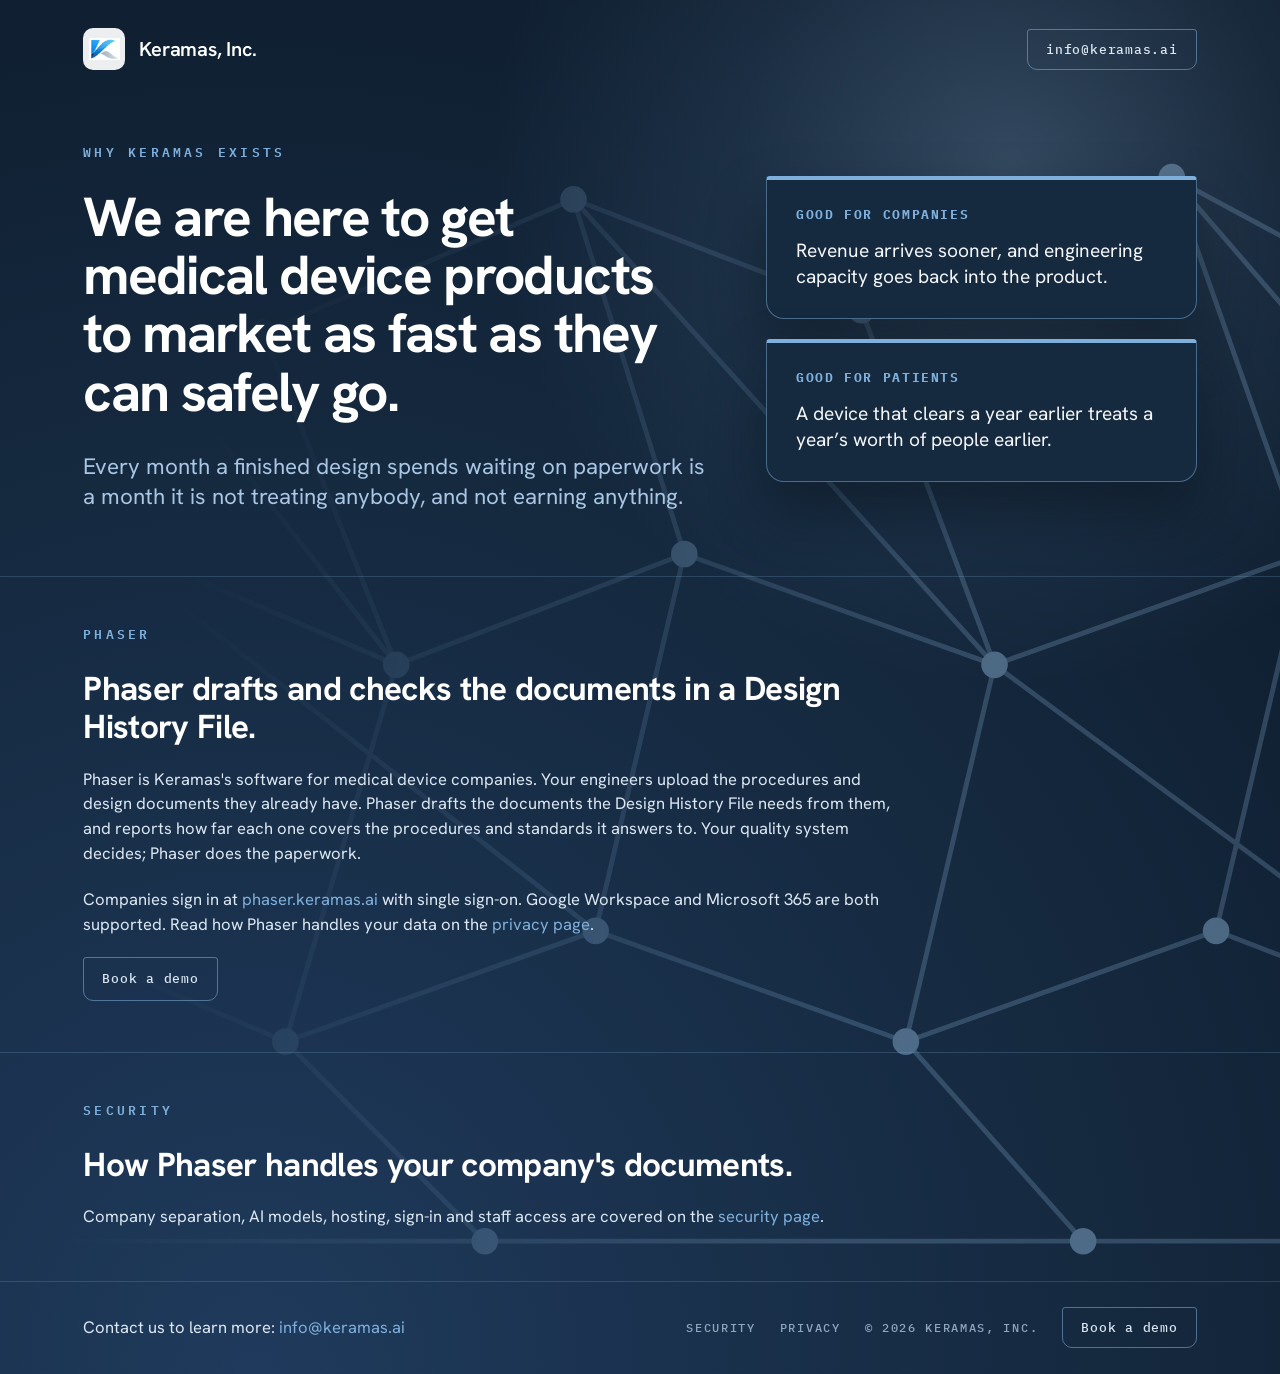
<file: index.html>
<!DOCTYPE html>
<html lang="en">
<head>
  <meta charset="utf-8">
  <meta name="viewport" content="width=device-width, initial-scale=1">
  <title>Keramas, Inc.</title>
  <meta name="description" content="Keramas, Inc. is here to get medical device products to market as fast as they can safely go.">
  <link rel="canonical" href="https://keramas.ai/">
  <meta name="theme-color" content="#0D1A2A">

  <meta property="og:type" content="website">
  <meta property="og:site_name" content="Keramas, Inc.">
  <meta property="og:title" content="Keramas, Inc.">
  <meta property="og:description" content="We are here to get medical device products to market as fast as they can safely go.">
  <meta property="og:url" content="https://keramas.ai/">
  <meta property="og:image" content="https://keramas.ai/assets/og-image.png">
  <meta property="og:image:width" content="1200">
  <meta property="og:image:height" content="630">
  <meta name="twitter:card" content="summary_large_image">
  <meta name="twitter:title" content="Keramas, Inc.">
  <meta name="twitter:description" content="We are here to get medical device products to market as fast as they can safely go.">
  <meta name="twitter:image" content="https://keramas.ai/assets/og-image.png">

  <link rel="icon" type="image/png" sizes="32x32" href="assets/favicon-32.png">
  <link rel="icon" type="image/png" sizes="64x64" href="assets/favicon-64.png">
  <link rel="apple-touch-icon" sizes="180x180" href="assets/apple-touch-icon.png">

  <link rel="preconnect" href="https://fonts.googleapis.com">
  <link rel="preconnect" href="https://fonts.gstatic.com" crossorigin>
  <link href="https://fonts.googleapis.com/css2?family=Hanken+Grotesk:wght@400;600;700&family=IBM+Plex+Mono:wght@500;600;700&display=swap" rel="stylesheet">
  <link rel="stylesheet" href="styles.css">
</head>
<body>
  <div class="page">
    <div class="bloom" aria-hidden="true"></div>
    <img class="graph" src="assets/keramas-graph.svg" alt="" aria-hidden="true">

    <header class="header">
      <a class="brand" href="/" aria-label="Keramas, Inc. home">
        <span class="brand-chip"><img src="assets/keramas-logo.png" alt="Keramas, Inc." width="31" height="31"></span>
        <span class="brand-name">Keramas, Inc.</span>
      </a>

      <nav class="nav" aria-label="Primary">
        <a class="btn-email" href="mailto:info@keramas.ai">info@keramas.ai</a>
      </nav>
    </header>

    <main class="hero">
      <div class="hero-text">
        <div class="eyebrow rise" style="--i:0">WHY KERAMAS EXISTS</div>
        <h1 class="rise" style="--i:1">We are here to get medical device products to market as fast as they can safely go.</h1>
        <p class="subhead rise" style="--i:2">Every month a finished design spends waiting on paperwork is a month it is not treating anybody, and not earning anything.</p>
      </div>

      <div class="cards">
        <div class="card rise" style="--i:3">
          <div class="card-label">GOOD FOR COMPANIES</div>
          <p>Revenue arrives sooner, and engineering capacity goes back into the product.</p>
        </div>
        <div class="card rise" style="--i:4">
          <div class="card-label">GOOD FOR PATIENTS</div>
          <p>A device that clears a year earlier treats a year’s worth of people earlier.</p>
        </div>
      </div>
    </main>

    <section class="product" id="phaser">
      <div class="product-inner">
        <div class="eyebrow">PHASER</div>
        <h2>Phaser drafts and checks the documents in a Design History File.</h2>
        <p>Phaser is Keramas's software for medical device companies. Your engineers upload the procedures and design documents they already have. Phaser drafts the documents the Design History File needs from them, and reports how far each one covers the procedures and standards it answers to. Your quality system decides; Phaser does the paperwork.</p>
        <p>Companies sign in at <a href="https://phaser.keramas.ai/">phaser.keramas.ai</a> with single sign-on. Google Workspace and Microsoft 365 are both supported. Read how Phaser handles your data on the <a href="/privacy.html">privacy page</a>.</p>
        <p><a class="btn-email" href="mailto:info@keramas.ai?subject=Phaser%20demo">Book a demo</a></p>
      </div>
    </section>

    <section class="product" id="security">
      <div class="product-inner">
        <div class="eyebrow">SECURITY</div>
        <h2>How Phaser handles your company's documents.</h2>
        <p>Company separation, AI models, hosting, sign-in and staff access are covered on the <a href="/security.html">security page</a>.</p>
      </div>
    </section>

    <footer class="footer">
      <div class="footer-inner">
        <p class="contact">Contact us to learn more: <a href="mailto:info@keramas.ai">info@keramas.ai</a></p>
        <div class="footer-right">
          <a class="footer-link" href="/security.html">Security</a>
          <a class="footer-link" href="/privacy.html">Privacy</a>
          <div class="copyright">© <span id="year">2026</span> KERAMAS, INC.</div>
          <a class="btn-email" href="mailto:info@keramas.ai?subject=Phaser%20demo">Book a demo</a>
        </div>
      </div>
    </footer>
  </div>
  <script>document.getElementById('year').textContent = new Date().getFullYear();</script>
</body>
</html>
</file>
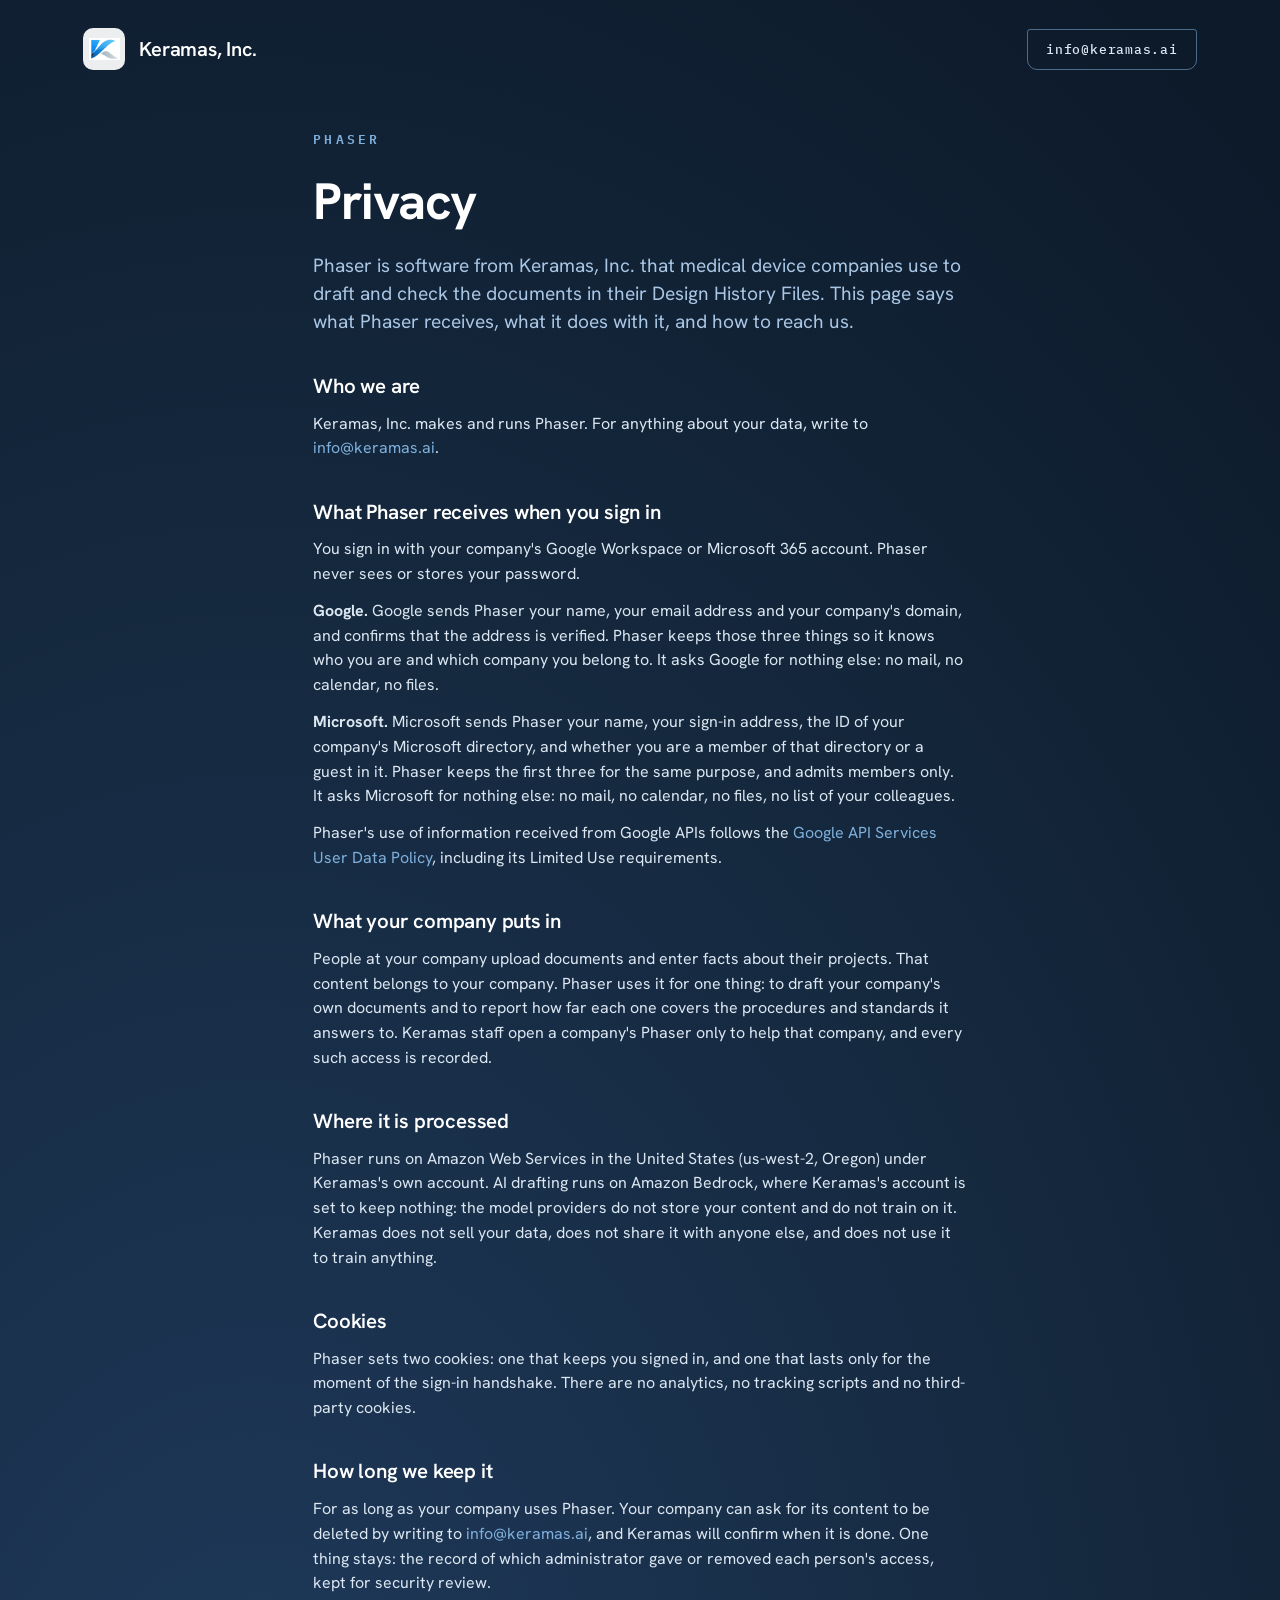
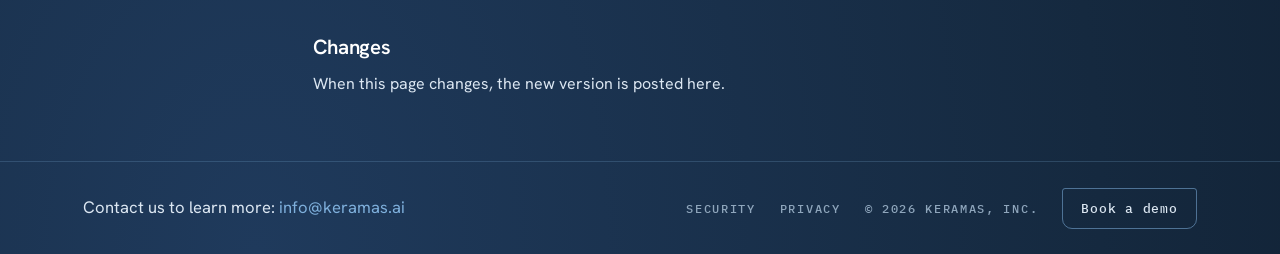
<file: privacy.html>
<!DOCTYPE html>
<html lang="en">
<head>
  <meta charset="utf-8">
  <meta name="viewport" content="width=device-width, initial-scale=1">
  <title>Privacy — Phaser by Keramas, Inc.</title>
  <meta name="description" content="What Phaser collects when you sign in with Google Workspace or Microsoft 365, what it does with your company's documents, and how to reach Keramas.">
  <link rel="canonical" href="https://keramas.ai/privacy.html">
  <meta name="theme-color" content="#0D1A2A">
  <link rel="icon" type="image/png" sizes="32x32" href="assets/favicon-32.png">
  <link rel="icon" type="image/png" sizes="64x64" href="assets/favicon-64.png">
  <link rel="apple-touch-icon" sizes="180x180" href="assets/apple-touch-icon.png">
  <link rel="preconnect" href="https://fonts.googleapis.com">
  <link rel="preconnect" href="https://fonts.gstatic.com" crossorigin>
  <link href="https://fonts.googleapis.com/css2?family=Hanken+Grotesk:wght@400;600;700&family=IBM+Plex+Mono:wght@500;600;700&display=swap" rel="stylesheet">
  <link rel="stylesheet" href="styles.css">
</head>
<body>
  <div class="page">
    <header class="header">
      <a class="brand" href="/" aria-label="Keramas, Inc. home">
        <span class="brand-chip"><img src="assets/keramas-logo.png" alt="Keramas, Inc." width="31" height="31"></span>
        <span class="brand-name">Keramas, Inc.</span>
      </a>
      <nav class="nav" aria-label="Primary">
        <a class="btn-email" href="mailto:info@keramas.ai">info@keramas.ai</a>
      </nav>
    </header>

    <main class="prose">
      <div class="eyebrow">PHASER</div>
      <h1>Privacy</h1>
      <p class="lede">Phaser is software from Keramas, Inc. that medical device companies use to draft and check the documents in their Design History Files. This page says what Phaser receives, what it does with it, and how to reach us.</p>

      <h2>Who we are</h2>
      <p>Keramas, Inc. makes and runs Phaser. For anything about your data, write to <a href="mailto:info@keramas.ai">info@keramas.ai</a>.</p>

      <h2>What Phaser receives when you sign in</h2>
      <p>You sign in with your company's Google Workspace or Microsoft 365 account. Phaser never sees or stores your password.</p>
      <p><strong>Google.</strong> Google sends Phaser your name, your email address and your company's domain, and confirms that the address is verified. Phaser keeps those three things so it knows who you are and which company you belong to. It asks Google for nothing else: no mail, no calendar, no files.</p>
      <p><strong>Microsoft.</strong> Microsoft sends Phaser your name, your sign-in address, the ID of your company's Microsoft directory, and whether you are a member of that directory or a guest in it. Phaser keeps the first three for the same purpose, and admits members only. It asks Microsoft for nothing else: no mail, no calendar, no files, no list of your colleagues.</p>
      <p>Phaser's use of information received from Google APIs follows the <a href="https://developers.google.com/terms/api-services-user-data-policy">Google API Services User Data Policy</a>, including its Limited Use requirements.</p>

      <h2>What your company puts in</h2>
      <p>People at your company upload documents and enter facts about their projects. That content belongs to your company. Phaser uses it for one thing: to draft your company's own documents and to report how far each one covers the procedures and standards it answers to. Keramas staff open a company's Phaser only to help that company, and every such access is recorded.</p>

      <h2>Where it is processed</h2>
      <p>Phaser runs on Amazon Web Services in the United States (us-west-2, Oregon) under Keramas's own account. AI drafting runs on Amazon Bedrock, where Keramas's account is set to keep nothing: the model providers do not store your content and do not train on it. Keramas does not sell your data, does not share it with anyone else, and does not use it to train anything.</p>

      <h2>Cookies</h2>
      <p>Phaser sets two cookies: one that keeps you signed in, and one that lasts only for the moment of the sign-in handshake. There are no analytics, no tracking scripts and no third-party cookies.</p>

      <h2>How long we keep it</h2>
      <p>For as long as your company uses Phaser. Your company can ask for its content to be deleted by writing to <a href="mailto:info@keramas.ai">info@keramas.ai</a>, and Keramas will confirm when it is done. One thing stays: the record of which administrator gave or removed each person's access, kept for security review.</p>

      <h2>Changes</h2>
      <p>When this page changes, the new version is posted here.</p>
    </main>

    <footer class="footer">
      <div class="footer-inner">
        <p class="contact">Contact us to learn more: <a href="mailto:info@keramas.ai">info@keramas.ai</a></p>
        <div class="footer-right">
          <a class="footer-link" href="/security.html">Security</a>
          <a class="footer-link" href="/privacy.html">Privacy</a>
          <div class="copyright">© <span id="year">2026</span> KERAMAS, INC.</div>
          <a class="btn-email" href="mailto:info@keramas.ai?subject=Phaser%20demo">Book a demo</a>
        </div>
      </div>
    </footer>
  </div>
  <script>document.getElementById('year').textContent = new Date().getFullYear();</script>
</body>
</html>
</file>
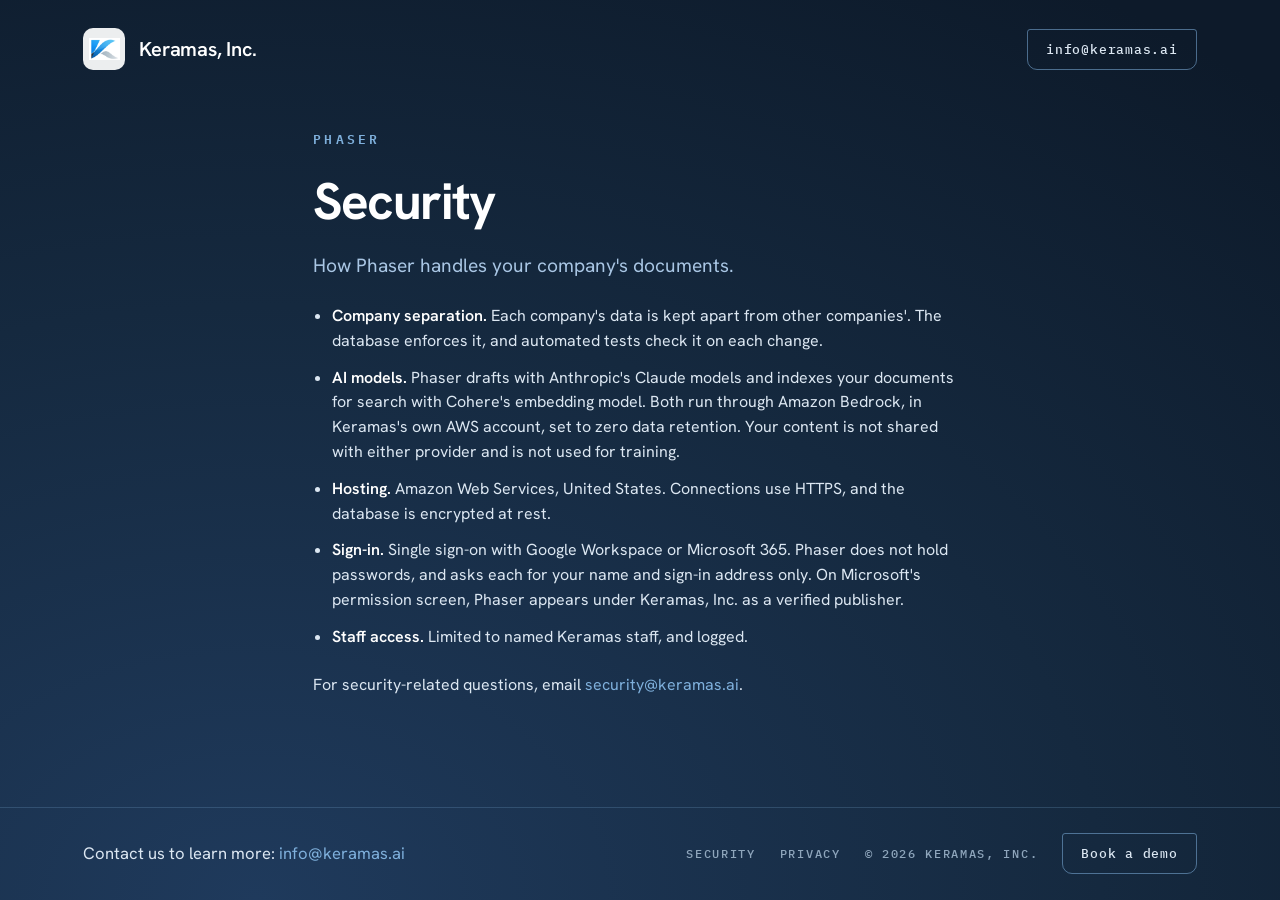
<file: security.html>
<!DOCTYPE html>
<html lang="en">
<head>
  <meta charset="utf-8">
  <meta name="viewport" content="width=device-width, initial-scale=1">
  <title>Security — Phaser by Keramas, Inc.</title>
  <meta name="description" content="How Phaser handles your company's documents: company separation, AI models, hosting, sign-in and staff access.">
  <link rel="canonical" href="https://keramas.ai/security.html">
  <meta name="theme-color" content="#0D1A2A">
  <link rel="icon" type="image/png" sizes="32x32" href="assets/favicon-32.png">
  <link rel="icon" type="image/png" sizes="64x64" href="assets/favicon-64.png">
  <link rel="apple-touch-icon" sizes="180x180" href="assets/apple-touch-icon.png">
  <link rel="preconnect" href="https://fonts.googleapis.com">
  <link rel="preconnect" href="https://fonts.gstatic.com" crossorigin>
  <link href="https://fonts.googleapis.com/css2?family=Hanken+Grotesk:wght@400;600;700&family=IBM+Plex+Mono:wght@500;600;700&display=swap" rel="stylesheet">
  <link rel="stylesheet" href="styles.css">
</head>
<body>
  <div class="page">
    <header class="header">
      <a class="brand" href="/" aria-label="Keramas, Inc. home">
        <span class="brand-chip"><img src="assets/keramas-logo.png" alt="Keramas, Inc." width="31" height="31"></span>
        <span class="brand-name">Keramas, Inc.</span>
      </a>
      <nav class="nav" aria-label="Primary">
        <a class="btn-email" href="mailto:info@keramas.ai">info@keramas.ai</a>
      </nav>
    </header>

    <main class="prose">
      <div class="eyebrow">PHASER</div>
      <h1>Security</h1>
      <p class="lede">How Phaser handles your company's documents.</p>

      <ul>
        <li><strong>Company separation.</strong> Each company's data is kept apart from other companies'. The database enforces it, and automated tests check it on each change.</li>
        <li><strong>AI models.</strong> Phaser drafts with Anthropic's Claude models and indexes your documents for search with Cohere's embedding model. Both run through Amazon Bedrock, in Keramas's own AWS account, set to zero data retention. Your content is not shared with either provider and is not used for training.</li>
        <li><strong>Hosting.</strong> Amazon Web Services, United States. Connections use HTTPS, and the database is encrypted at rest.</li>
        <li><strong>Sign-in.</strong> Single sign-on with Google Workspace or Microsoft 365. Phaser does not hold passwords, and asks each for your name and sign-in address only. On Microsoft's permission screen, Phaser appears under Keramas, Inc. as a verified publisher.</li>
        <li><strong>Staff access.</strong> Limited to named Keramas staff, and logged.</li>
      </ul>

      <p>For security-related questions, email <a href="mailto:security@keramas.ai">security@keramas.ai</a>.</p>
    </main>

    <footer class="footer">
      <div class="footer-inner">
        <p class="contact">Contact us to learn more: <a href="mailto:info@keramas.ai">info@keramas.ai</a></p>
        <div class="footer-right">
          <a class="footer-link" href="/security.html">Security</a>
          <a class="footer-link" href="/privacy.html">Privacy</a>
          <div class="copyright">© <span id="year">2026</span> KERAMAS, INC.</div>
          <a class="btn-email" href="mailto:info@keramas.ai?subject=Phaser%20demo">Book a demo</a>
        </div>
      </div>
    </footer>
  </div>
  <script>document.getElementById('year').textContent = new Date().getFullYear();</script>
</body>
</html>
</file>
<file: styles.css>
/* Keramas, Inc. landing page — production stylesheet
   Source of truth: design-handoff/README.md (high-fidelity, copy and tokens final). */

:root {
  --navy-deep: #0D1A2A;
  --navy-mid: #15293F;
  --navy-grad: #1F3A5C;
  --blue-strong: #2E75B6;
  --blue: #7FB0DC;
  --blue-light: #9BC4E8;
  --blue-sub: #A9C6E4;
  --white: #FFFFFF;
  --card-ink: #F4F6F9;
  --text: #DCE7F2;
  --muted: #8FA6BC;
  --hair-22: rgba(127,176,220,.22);
  --hair-32: rgba(127,176,220,.32);
  --hair-50: rgba(127,176,220,.5);
  --hair-55: rgba(127,176,220,.55);
  --pad-x: clamp(20px, 6.5vw, 100px);
  --font-sans: 'Hanken Grotesk', system-ui, -apple-system, sans-serif;
  --font-mono: 'IBM Plex Mono', ui-monospace, Menlo, monospace;
}

html, body { margin: 0; padding: 0; }
* { box-sizing: border-box; -webkit-font-smoothing: antialiased; }
body {
  background: var(--navy-deep);
  color: var(--white);
  font-family: var(--font-sans);
}
a { color: var(--blue); text-decoration: none; }
a:hover { color: var(--blue-light); }
button { font: inherit; }

/* ---------- Page shell + background ---------- */
.page {
  position: relative;
  min-height: 100vh;
  display: flex;
  flex-direction: column;
  overflow: hidden;
  background: radial-gradient(120% 120% at 20% 100%, #1f3a5c 0%, #15293f 55%, #0d1a2a 100%);
}
.bloom {
  position: absolute;
  top: -30%; right: -24%;
  width: 90%; aspect-ratio: 1;
  border-radius: 50%;
  background: radial-gradient(circle, rgba(155,196,232,.26) 0%, rgba(127,176,220,.10) 34%, rgba(127,176,220,0) 64%);
  pointer-events: none;
}
.graph {
  position: absolute; inset: 0;
  width: 100%; height: 100%;
  object-fit: cover;
  opacity: .42;
  pointer-events: none;
  -webkit-mask-image: linear-gradient(100deg, transparent 18%, #000 72%);
          mask-image: linear-gradient(100deg, transparent 18%, #000 72%);
}

/* ---------- Header ---------- */
.header {
  position: relative; z-index: 10;
  display: flex; align-items: center; justify-content: space-between;
  gap: 24px;
  padding: 28px var(--pad-x) 12px;
}
.brand { display: flex; align-items: center; gap: 14px; color: var(--white); }
.brand:hover { color: var(--white); }
.brand-chip {
  display: flex; align-items: center; justify-content: center; flex: none;
  width: 42px; height: 42px; border-radius: 10px;
  background: rgba(255,255,255,.92); overflow: hidden;
}
.brand-chip img { width: 31px; height: 31px; object-fit: contain; display: block; }
.brand-name {
  font-size: 20px; font-weight: 600; line-height: 1; letter-spacing: -.01em;
  color: var(--white); white-space: nowrap;
}

.nav { display: flex; align-items: center; gap: 32px; }
.btn-email {
  display: inline-block;
  padding: 11px 18px;
  border: 1px solid var(--hair-55);
  border-radius: 3px 3px 10px 10px;
  font-family: var(--font-mono); font-size: 13px; font-weight: 500; letter-spacing: .06em;
  color: var(--text);
  transition: border-color .15s ease, color .15s ease, background .15s ease;
}
.btn-email:hover { border-color: var(--blue-light); color: var(--white); background: rgba(127,176,220,.08); }

@media (max-width: 759px) {
  .header { padding-top: 16px; gap: 12px; }
  .brand { gap: 10px; }
  .brand-name { font-size: 17px; }
  .btn-email { padding: 10px 12px; font-size: 12px; letter-spacing: .02em; }
}
@media (max-width: 359px) {
  .brand-name { display: none; }
}

/* ---------- Hero ---------- */
.hero {
  position: relative; z-index: 1;
  flex: 1;
  width: 100%; max-width: 1440px; margin: 0 auto;
  padding: clamp(28px, 5vw, 72px) var(--pad-x) clamp(40px, 5vw, 72px);
  display: grid;
  grid-template-columns: minmax(0, 1fr);
  align-items: start;
  align-content: center;
  gap: clamp(36px, 4.5vw, 64px);
}
.hero-text { min-width: 0; display: flex; flex-direction: column; }
.eyebrow {
  font-family: var(--font-mono);
  font-size: clamp(12px, 1.05vw, 15px); font-weight: 600; line-height: 1; letter-spacing: .24em;
  color: var(--blue);
  margin-bottom: clamp(20px, 2.2vw, 30px);
}
h1 {
  margin: 0; max-width: 1180px;
  font-size: clamp(34px, 5.6vw, 78px);
  line-height: 1.06; font-weight: 700; letter-spacing: -.03em;
  color: var(--white);
  text-wrap: pretty;
}
.subhead {
  margin: clamp(20px, 2.4vw, 34px) 0 0; max-width: 960px;
  font-size: clamp(18px, 2.4vw, 30px);
  line-height: 1.34; font-weight: 400;
  color: var(--blue-sub);
  text-wrap: pretty;
}

.cards {
  min-width: 0;
  display: grid;
  grid-template-columns: minmax(0, 1fr);
  gap: clamp(14px, 1.6vw, 24px);
}
.card {
  display: flex; flex-direction: column;
  gap: clamp(14px, 1.3vw, 18px);
  padding: clamp(22px, 2.2vw, 32px) clamp(22px, 2.3vw, 34px);
  background: var(--navy-mid);
  border: 1px solid var(--hair-50);
  border-top: 4px solid var(--blue);
  border-radius: 4px 4px 18px 18px;
  box-shadow: 0 28px 56px rgba(5,12,20,.42);
}
.card-label {
  font-family: var(--font-mono);
  font-size: clamp(12px, 1.05vw, 15px); font-weight: 700; line-height: 1; letter-spacing: .12em;
  color: var(--blue);
}
.card p {
  margin: 0;
  font-size: clamp(17px, 2.1vw, 25px);
  line-height: 1.34;
  color: var(--card-ink);
  text-wrap: pretty;
}

/* Tablet: 760–1079px — cards side by side under the headline */
@media (min-width: 760px) and (max-width: 1079px) {
  .cards { grid-template-columns: repeat(2, minmax(0, 1fr)); }
}

/* Desktop: >= 1080px — two-column hero */
@media (min-width: 1080px) {
  .hero {
    grid-template-columns: minmax(0, 1.45fr) minmax(0, 1fr);
    align-items: center;
    gap: clamp(40px, 4.5vw, 80px);
  }
  h1 { font-size: clamp(40px, 4.3vw, 66px); }
  .subhead { font-size: clamp(19px, 1.75vw, 27px); }
  .card p { font-size: clamp(18px, 1.5vw, 23px); }
}

/* ---------- Product section (index) ---------- */
.product { position: relative; z-index: 1; border-top: 1px solid var(--hair-22); }
.product-inner {
  max-width: 1440px; margin: 0 auto;
  padding: clamp(36px, 4vw, 64px) var(--pad-x);
}
.product h2 {
  margin: 0; max-width: 900px;
  font-size: clamp(24px, 2.6vw, 38px);
  line-height: 1.15; font-weight: 700; letter-spacing: -.02em;
  color: var(--white);
  text-wrap: pretty;
}
.product p {
  margin: clamp(16px, 1.6vw, 22px) 0 0; max-width: 820px;
  font-size: clamp(16px, 1.3vw, 20px);
  line-height: 1.5;
  color: var(--text);
  text-wrap: pretty;
}

/* ---------- Prose pages (privacy) ---------- */
.prose {
  position: relative; z-index: 1;
  flex: 1;
  width: 100%; max-width: 820px; margin: 0 auto;
  padding: clamp(28px, 4vw, 56px) var(--pad-x) clamp(48px, 5vw, 80px);
}
.prose h1 {
  font-size: clamp(32px, 4vw, 52px);
  max-width: none;
}
.prose .lede {
  margin: clamp(16px, 1.8vw, 24px) 0 0;
  font-size: clamp(17px, 1.5vw, 22px);
  line-height: 1.45;
  color: var(--blue-sub);
  text-wrap: pretty;
}
.prose h2 {
  margin: clamp(32px, 3vw, 44px) 0 0;
  font-size: clamp(19px, 1.6vw, 24px);
  line-height: 1.25; font-weight: 600; letter-spacing: -.01em;
  color: var(--white);
}
.prose p { margin: 12px 0 0; font-size: clamp(16px, 1.2vw, 18px); line-height: 1.55; color: var(--text); }
.prose ul { margin: 24px 0; padding-left: 1.2em; }
.prose li { margin-top: 12px; font-size: clamp(16px, 1.2vw, 18px); line-height: 1.55; color: var(--text); }
.prose li strong { font-weight: 600; color: var(--white); }

/* ---------- Footer ---------- */
.footer { position: relative; z-index: 1; border-top: 1px solid var(--hair-22); }
.footer-inner {
  max-width: 1440px; margin: 0 auto;
  padding: clamp(20px, 2vw, 28px) var(--pad-x) clamp(24px, 2vw, 28px);
  display: flex; flex-wrap: wrap; align-items: center; justify-content: space-between;
  gap: 12px 32px;
}
.contact { margin: 0; font-size: clamp(16px, 1.3vw, 19px); line-height: 1.4; color: var(--text); }
.contact a { color: var(--blue); }
.contact a:hover { color: var(--blue-light); }
.footer-right { display: flex; flex-wrap: wrap; align-items: center; gap: 8px 24px; }
.footer-link {
  font-family: var(--font-mono);
  font-size: 12px; font-weight: 500; letter-spacing: .14em;
  text-transform: uppercase;
  color: var(--muted);
}
.footer-link:hover { color: var(--blue-light); }
.copyright {
  font-family: var(--font-mono);
  font-size: 12px; font-weight: 500; letter-spacing: .14em;
  color: var(--muted);
}

/* ---------- Entrance motion ---------- */
@keyframes rise {
  from { opacity: 0; transform: translateY(24px); }
  to   { opacity: 1; transform: none; }
}
.rise {
  animation: rise 720ms cubic-bezier(.2,.7,.2,1) backwards;
  animation-delay: calc(80ms + var(--i, 0) * 120ms);
}
@media (prefers-reduced-motion: reduce) {
  .rise { animation: none; }
  .btn-email { transition: none; }
}
</file>
